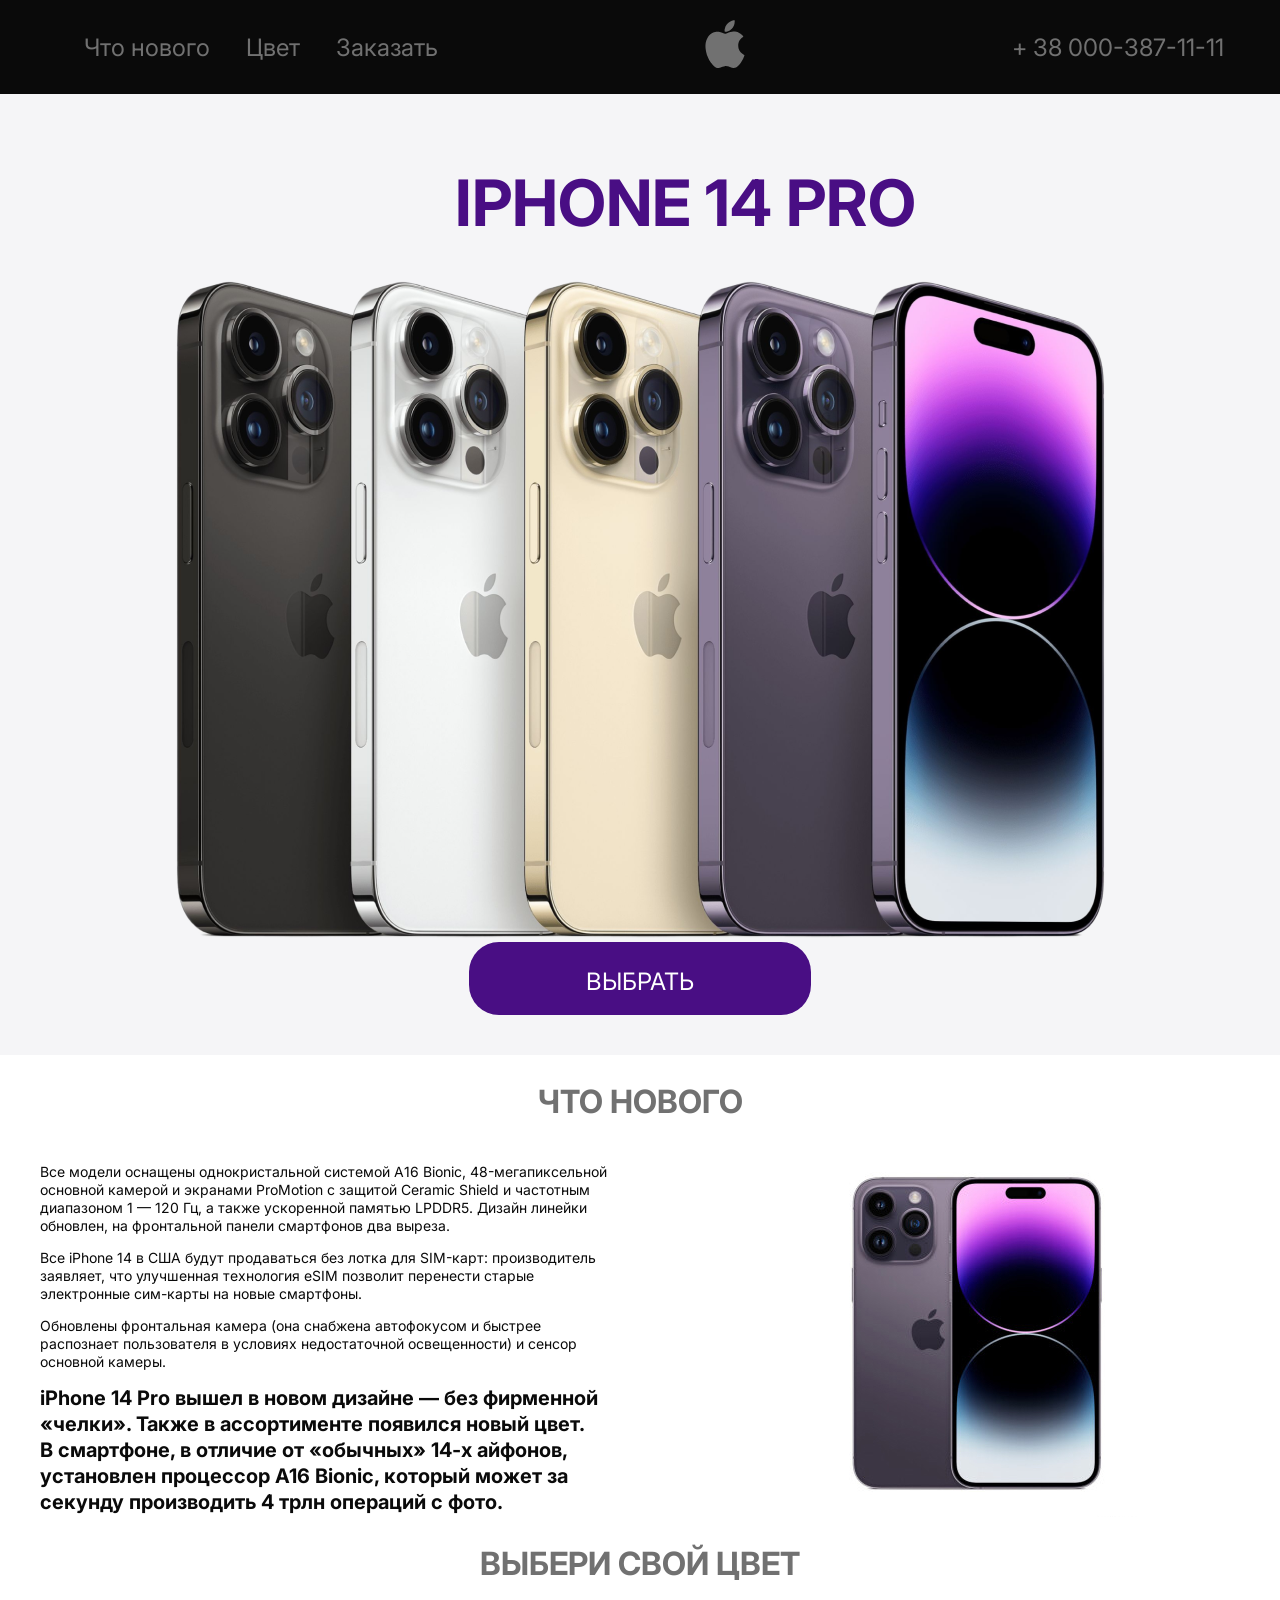
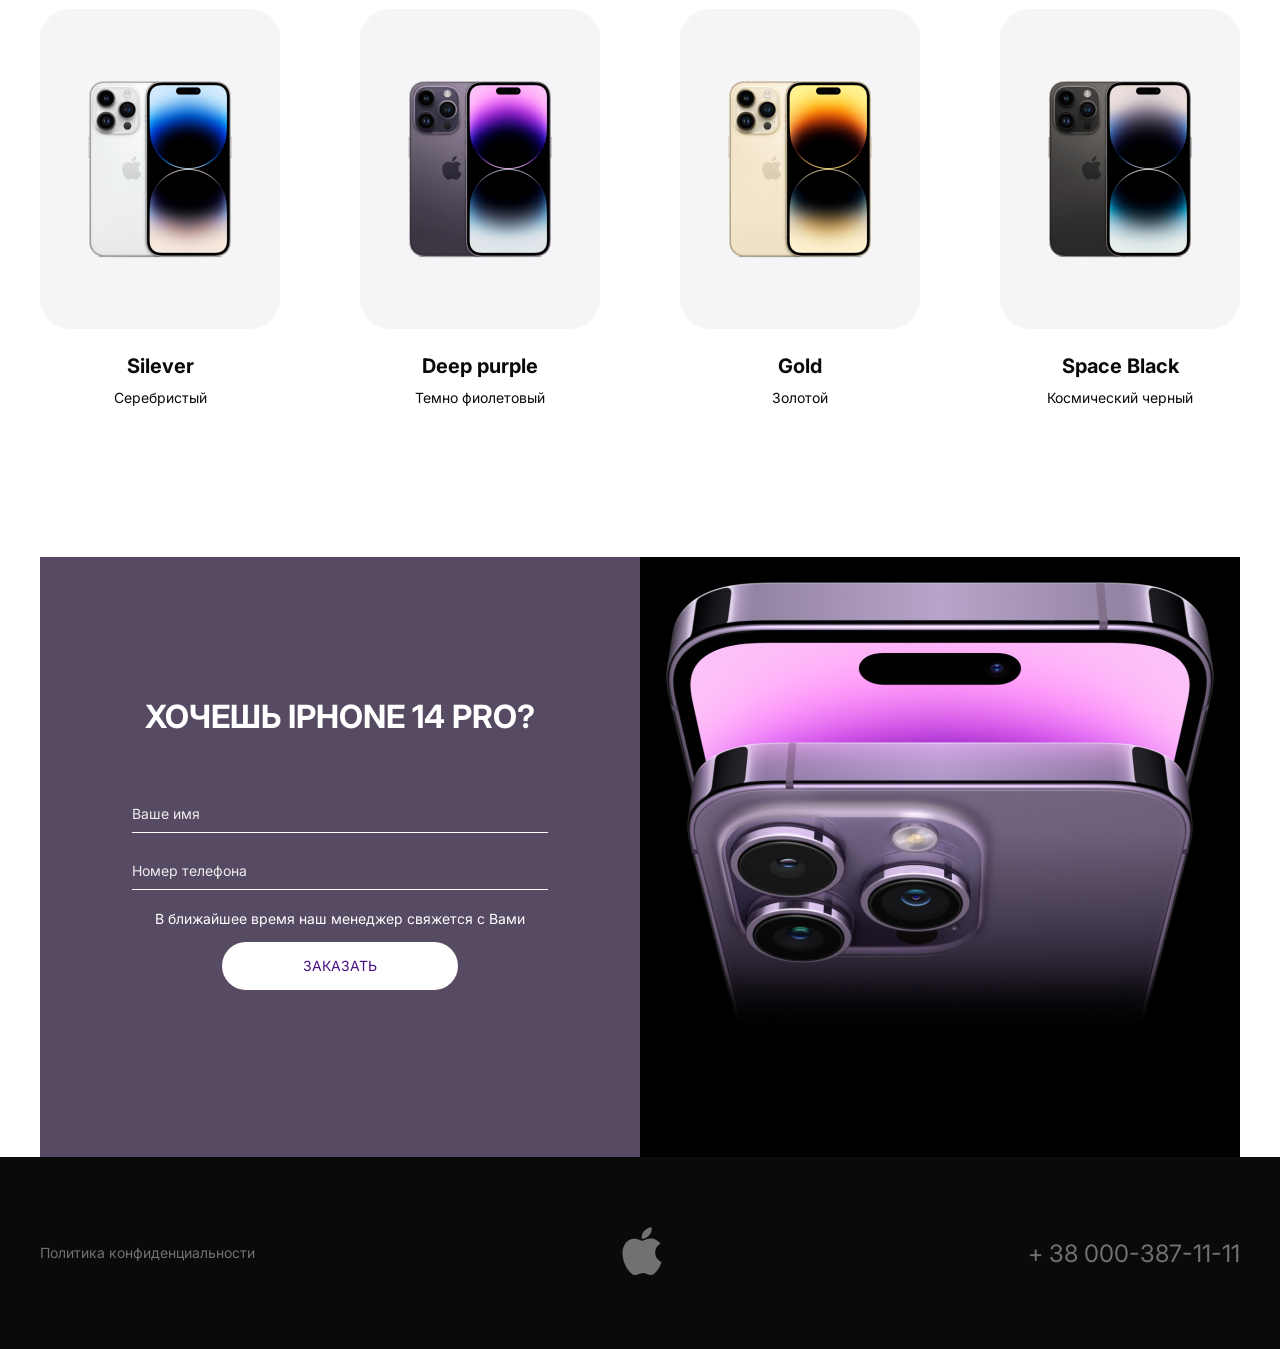
<file: index.html>
<!DOCTYPE html>
<html lang="ru">
  <head>
    <meta charset="UTF-8" />
    <meta name="viewport" content="width=device-width, initial-scale=1.0" />
    <link rel="preconnect" href="https://fonts.googleapis.com" />
    <link rel="preconnect" href="https://fonts.gstatic.com" crossorigin />
    <link
      href="https://fonts.googleapis.com/css2?family=Inter:wght@400;800&display=swap"
      rel="stylesheet"
    />
    <link rel="stylesheet" href="css/normalize.css" />
    <link rel="stylesheet" href="css/style.css" />
    <title>iphone 14 pro</title>
  </head>
  <body>
    <header class="header">
      <div class="container">
        <nav class="nav">
          <ul class="menu">
            <li class="menu-item">
              <a class="menu-link" href="#">Что нового </a>
              <a class="menu-link" href="#">Цвет </a>
              <a class="menu-link" href="#"> Заказать </a>
            </li>
          </ul>
          <a class="logo">
            <img class="logo" src="images/logo.svg" alt="logo site" />
          </a>
          <a class="phone" href="tel:380003003001">+ 38 000-387-11-11</a>
        </nav>
      </div>
    </header>
    <main class="main">
      <section class="head-line">
        <div class="container">
          <h1 class="title">IPHONE 14 PRO</h1>
          <img
            class="headline-img"
            src="images/iphone.png"
            alt="Iphone 14 PRO"
            class="headline-img"
          />
          <a class="headline-btn" href="#">ВЫБРАТЬ</a>
        </div>
      </section>
      <section class="new">
        <div class="container">
          <h2 class="new-titel">ЧТО НОВОГО</h2>
          <div class="new-info">
            <div class="new-text">
              <p>
                Все модели оснащены однокристальной системой A16 Bionic,
                48-мегапиксельной основной камерой и экранами ProMotion с
                защитой Ceramic Shield и частотным диапазоном 1 — 120 Гц, а
                также ускоренной памятью LPDDR5. Дизайн линейки обновлен, на
                фронтальной панели смартфонов два выреза.
              </p>
              <p>
                Все iPhone 14 в США будут продаваться без лотка для SIM-карт:
                производитель заявляет, что улучшенная технология eSIM позволит
                перенести старые электронные сим-карты на новые смартфоны.
              </p>
              <p>
                Обновлены фронтальная камера (она снабжена автофокусом и быстрее
                распознает пользователя в условиях недостаточной освещенности) и
                сенсор основной камеры.
              </p>
              <b>
                iPhone 14 Pro вышел в новом дизайне — без фирменной «челки».
                Также в ассортименте появился новый цвет. В смартфоне, в отличие
                от «обычных» 14-х айфонов, установлен процессор A16 Bionic,
                который может за секунду производить 4 трлн операций с фото.
              </b>
            </div>
            <img
              class="images-new"
              src="/images/iphone-news.jpg"
              alt="iphone-new"
            />
          </div>
        </div>
      </section>
      <section class="color">
        <div class="container">
          <h2 class="color-title">ВЫБЕРИ СВОЙ ЦВЕТ</h2>
          <ul class="color-list">
            <li class="color-item">
              <img src="images/color-1.jpg" alt="" />
              <h3>Silever</h3>
              <p>Серебристый</p>
            </li>
            <li class="color-item">
              <img src="images/color-2.jpg" alt="" />
              <h3>Deep purple</h3>
              <p>Темно фиолетовый</p>
            </li>
            <li class="color-item">
              <img src="images/color-3.jpg" alt="" />
              <h3>Gold</h3>
              <p>Золотой</p>
            </li>
            <li class="color-item">
              <img src="images/color-4.jpg" alt="" />
              <h3>Space Black</h3>
              <p>Космический черный</p>
            </li>
          </ul>
        </div>
      </section>
      <section class="contacts">
        <div class="container">
          <div class="contacts-inner">
            <form class="contacts-form" action="#">
              <h2 class="contact-titel">ХОЧЕШЬ IPHONE 14 PRO?</h2>
              <input class="contact-input" type="text" placeholder="Ваше имя" />
              <input
                class="contact-input"
                type="tell"
                placeholder="Номер телефона"
              />
              <p>В ближайшее время наш менеджер свяжется с Вами</p>
              <button type="submit">ЗАКАЗАТЬ</button>
            </form>
            <img src="images/contact.jpg" alt="iphone" />
          </div>
        </div>
      </section>
    </main>
    <footer class="footer">
      <div class="container">
        <div class="div footer-inner">
          <a class="footer-link" href="#">Политика конфиденциальности</a>
          <a class="logo">
            <img class="logo" src="images/logo.svg" alt="logo site" />
          </a>
          <a class="phone" href="tel:380003003001">+ 38 000-387-11-11</a>
        </div>
      </div>
    </footer>
  </body>
</html>
</file>
<file: css/style.css>
a {
  text-decoration: none;
  color: inherit;
}
ul {
  margin: 0;
  padding: 0;
  list-style: none;
}
body {
  font-family: "Inter", sans-serif;

  font-size: 14px;
  line-height: 18px;
  font-weight: 400;
  color: #0a0a0a;
}
.header {
  background-color: #0a0a0a;
  padding-right: 33px;
  font-size: 24px;
  line-height: 29px;
  color: #717171;
}

.container {
  max-width: 1200px;
  margin: 0 auto;
  padding: 0 15px;
}
.nav {
  display: flex;
  justify-content: space-between;
  align-items: center;
}
.menu {
  display: flex;
  flex-grow: 0;
  flex-basis: 1;
}
.logo {
  padding: 10px 0 10px;
}
.phone {
  flex-grow: 0;
  flex-basis: 1;
  text-align: right;
}
.menu-item,
.menu-link {
  padding-left: 30px;
}

.head-line {
  background-color: #f5f5f7;
  text-align: center;
  padding: 70px 0 40px;
}
.title {
  text-transform: uppercase;
  margin: 0 0 40px 90px;
  color: #490e84;
  font-weight: 700px;
  font-size: 64px;
  line-height: 77px;
}
.head-line-img {
  margin-bottom: 25px;
}
.headline-btn {
  display: inline-block;
  font-weight: 350px;
  font-size: 24px;
  line-height: 29px;
  color: #fff;
  border-radius: 30px;
  text-transform: uppercase;
  background-color: #490e84;
  padding: 25px 117px 19px;
}
.new {
  padding: 90px 0 150;
}
.new-titel,
.color-title {
  margin: 87 0 50px;
  text-transform: uppercase;
  text-align: center;
  color: #717171;
  font-size: 32px;
  line-height: 39px;
  font-weight: 700px;
}
.new-info {
  display: flex;
  align-items: center;
}
.new-text p {
  max-width: 570px;
  margin-bottom: 0 0 30px;
}
.new-text b {
  max-width: 560px;
  font-size: 20px;
  line-height: 26px;
  display: block;
}
.images-new {
  margin-left: 191px;
}
.color {
  padding-bottom: 150px;
}
.color-list {
  display: flex;
  justify-content: space-between;
  text-align: center;
}

.color-item img {
  margin-bottom: 20px;
}
.color-item h3 {
  font-size: 20px;
  line-height: 26px;
  margin: 0 0 10px;
}
.color-item p {
  margin: 0;
}
.contacts-inner {
  display: flex;
}
.contacts-form {
  width: 100%;
  padding: 140px 92px;
}

.contacts-inner {
  background-color: #574b63;
  color: #fff;
}
.contact-titel {
  margin: 0px 0px 60px;
  text-transform: uppercase;
  font-weight: 700;
  font-size: 32px;
  line-height: 39px;
}

.contact-input {
  padding: 10px 0px;
  border: none;
  border-bottom: 1px solid #ffffff;
  display: block;
  width: 100%;
  margin-bottom: 20px;
  background-color: #574b63;
}
.contact-input::placeholder {
  font-size: 14px;
  line-height: 18px;
  color: #ffffff;
  opacity: 0.9;
  font-family: "Inter", sans-serif;
  font-weight: 400;
}
.contacts-form {
  text-align: center;
}

button {
  border: none;
  text-transform: uppercase;
  color: #490e84;
  background-color: #ffffff;
  border-radius: 30px;
  padding: 16px 81px;
  font-weight: 400;
  cursor: pointer;
}
.footer {
  background-color: #0a0a0a;
}
.footer-inner {
  color: #717171;
  display: flex;
  align-items: center;
  justify-content: space-between;
  padding: 50px 0;
}
.footer a.phone {
  font-size: 24px;
  line-height: 29px;
}
@media (max-width: 1200px) {
  .headline-img {
    max-width: 100%;
  }
}
@media (max-width: 940px) {
  .images-new {
    display: none;
  }
  .new-text p,
  .new-text b {
    max-width: 100%;
  }
}

@media (max-width: 560px) {
  .title {
    font-size: 34px;
    line-height: 42px;
    align-items: center;
  }
  .new-title,
  .color-title {
    font-size: 28px;
    line-height: 32px;
  }
  .headline-btn {
    font-size: 18px;
    line-height: 22px;
    padding: 16px 90px;
  }
}
</file>
